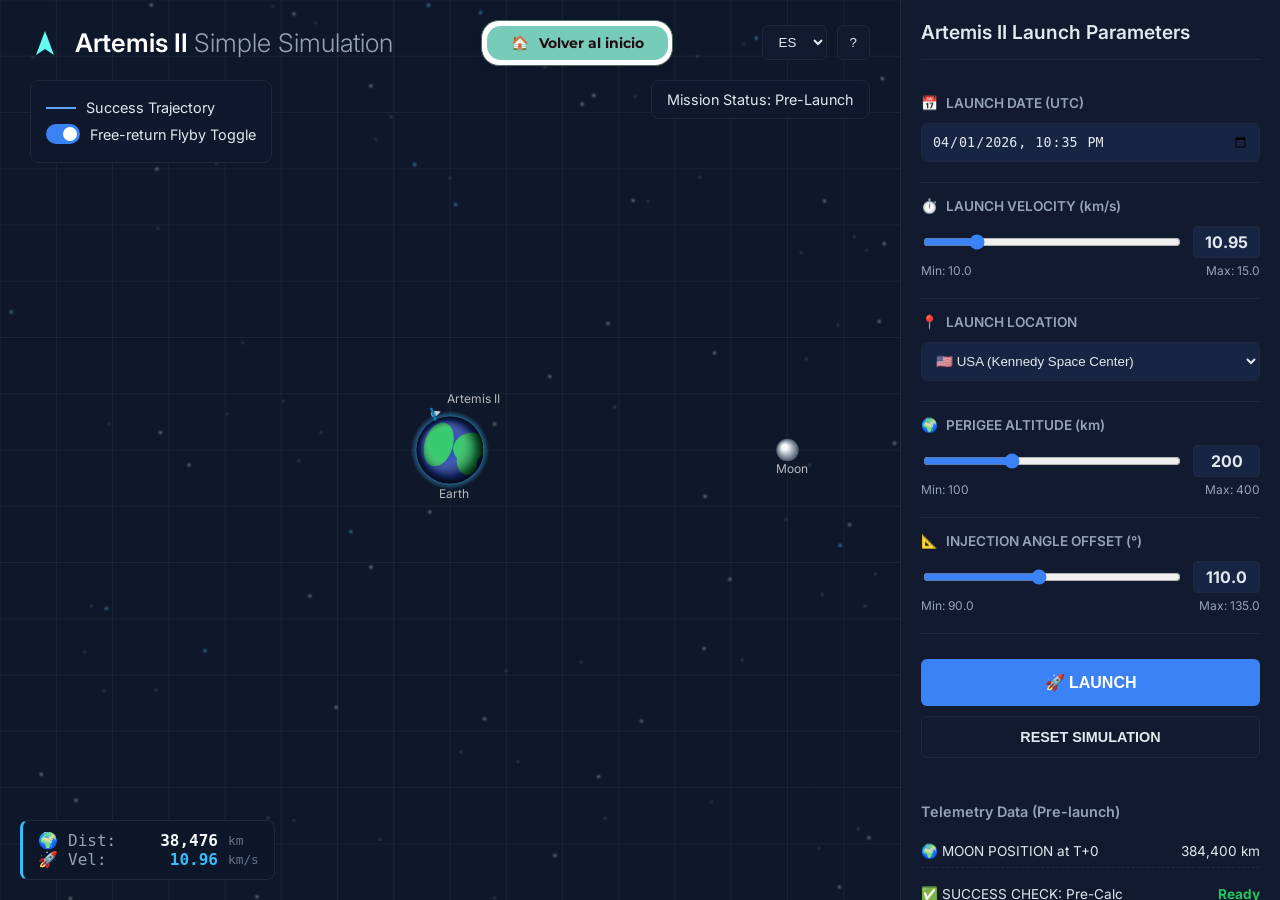
<file: Artemis/index.html>
<!DOCTYPE html>
<html lang="es">
<head>
    <meta charset="UTF-8">
    <meta name="viewport" content="width=device-width, initial-scale=1.0">
    <title>Artemis II Simple Simulation</title>
    <link href="https://fonts.googleapis.com/css2?family=Montserrat:wght@600;700&family=Inter:wght@400;500;600&display=swap" rel="stylesheet">
    <link rel="stylesheet" href="css/styles.css">
    <link rel="stylesheet" href="css/katex.min.css">
</head>
<body>
    <div class="app-container">
        <div class="left-pane">
            <header>
                <div class="brand">
                    <img src="data:image/svg+xml;utf8,<svg viewBox='0 0 100 100' xmlns='http://www.w3.org/2000/svg'><path fill='%2366fcf1' d='M50 10 L80 90 L50 70 L20 90 Z'/></svg>" class="logo" alt="Logo">
                    <h1 id="header-title">Artemis II <span class="light-text">Simple Simulation</span></h1>
                </div>
                <div class="nav-container">
                    <div class="nav-pill">
                        <a href="../index.html" class="btn-nav">
                            <span>🏠</span> Volver al inicio
                        </a>
                    </div>
                </div>
                <div class="top-actions">
                    <select id="lang-select">
                        <option value="ES">ES</option>
                        <option value="EN">EN</option>
                        <option value="PT">PT</option>
                    </select>
                    <button id="btn-help-icon">?</button>
                </div>
            </header>
            <div class="canvas-wrapper">
                <canvas id="simulation-canvas"></canvas>
                <div class="floating-panel legend-panel">
                    <div class="legend-item">
                        <div class="line-indicator"></div> <span id="lbl-success-traj">Success Trajectory</span>
                    </div>
                    <div class="legend-item">
                        <label class="switch">
                            <input type="checkbox" checked>
                            <span class="slider round"></span>
                        </label>
                        <span id="lbl-free-return">Free-return Flyby Toggle</span>
                    </div>
                </div>
                <div class="floating-panel status-panel">
                    <span id="lbl-mission-status">Mission Status: Pre-Launch</span>
                </div>
                <!-- HUD de Telemetría Dinámico -->
                <div class="floating-panel telemetry-hud" style="top: auto; left: 20px; bottom: 20px; right: auto; flex-direction: column; gap: 8px; background: rgba(15, 23, 42, 0.85); border-left: 3px solid #38bdf8;">
                    <div class="hud-item" style="display: flex; align-items: center; gap: 10px; font-family: monospace; font-size: 1rem;">
                        <span class="icon">🌍</span> <span id="lbl-hud-dist" style="color: #94a3b8; width: 60px;">Dist:</span> 
                        <strong id="hud-dist-val" style="color: #f8fafc; text-align: right; width: 80px;">0</strong> <span style="color: #64748b; font-size: 0.8rem;">km</span>
                    </div>
                    <div class="hud-item" style="display: flex; align-items: center; gap: 10px; font-family: monospace; font-size: 1rem;">
                        <span class="icon">🚀</span> <span id="lbl-hud-vel" style="color: #94a3b8; width: 60px;">Vel:</span> 
                        <strong id="hud-vel-val" style="color: #38bdf8; text-align: right; width: 80px;">0.00</strong> <span style="color: #64748b; font-size: 0.8rem;">km/s</span>
                    </div>
                </div>
            </div>
        </div>
        
        <aside class="right-pane">
            <h2 id="lbl-launch-params" class="panel-title">Artemis II Launch Parameters</h2>
            
            <div class="control-section pb">
                <div class="control-header">
                    <span class="icon">📅</span> <span id="lbl-launch-date">LAUNCH DATE (UTC)</span>
                </div>
                <input type="datetime-local" id="datetime-input" class="param-input" value="2026-04-01T22:35">
            </div>

            <div class="control-section pb">
                <div class="control-header">
                    <span class="icon">⏱️</span> <span id="lbl-launch-vel">LAUNCH VELOCITY (km/s)</span>
                </div>
                <div class="range-wrapper">
                    <input type="range" id="vel-slider" min="10.0" max="15.0" step="0.01" value="10.95">
                    <div class="val-display" id="val-vel">10.95</div>
                </div>
                <div class="slider-limits"><span>Min: 10.0</span><span>Max: 15.0</span></div>
            </div>

            <div class="control-section pb">
                <div class="control-header">
                    <span class="icon">📍</span> <span id="lbl-launch-location">LAUNCH LOCATION</span>
                </div>
                <select id="country-select" class="param-input">
                    <option value="60">🇺🇸 USA (Kennedy Space Center)</option>
                    <option value="15">🇬🇫 ESA (Guiana Space Centre)</option>
                    <option value="45">🇷🇺 Russia (Baikonur)</option>
                    <option value="40">🇨🇳 China (Jiuquan)</option>
                    <option value="30">🇯🇵 Japan (Tanegashima)</option>
                </select>
            </div>

            <div class="control-section pb">
                <div class="control-header">
                    <span class="icon">🌍</span> <span id="lbl-perigee">PERIGEE ALTITUDE (km)</span>
                </div>
                <div class="range-wrapper">
                    <input type="range" id="perigee-slider" min="100" max="400" step="1" value="200">
                    <div class="val-display" id="val-perigee">200</div>
                </div>
                <div class="slider-limits"><span>Min: 100</span><span>Max: 400</span></div>
            </div>

            <div class="control-section pb">
                <div class="control-header">
                    <span class="icon">📐</span> <span id="lbl-injection-angle">INJECTION ANGLE OFFSET (deg)</span>
                </div>
                <div class="range-wrapper">
                    <input type="range" id="angle-slider" min="90" max="135" step="0.1" value="110.0">
                    <div class="val-display" id="val-angle">110.0</div>
                </div>
                <div class="slider-limits"><span>Min: 90.0</span><span>Max: 135.0</span></div>
            </div>

            <button id="btn-start" class="btn-primary">🚀 LAUNCH</button>
            <button id="btn-reset" class="btn-secondary">RESET SIMULATION</button>

            <div class="telemetry">
                <h3 id="lbl-telemetry">Telemetry Data (Pre-launch)</h3>
                <div class="telemetry-row">
                    <span>🌍 <span id="lbl-moon-pos">MOON POSITION at T+0</span></span>
                    <span>384,400 km</span>
                </div>
                <div class="telemetry-row">
                    <span>✅ <span id="lbl-success-check">SUCCESS CHECK: Pre-Calc</span></span>
                    <span class="text-success">Ready</span>
                </div>
            </div>
        </aside>
    </div>

    <!-- Help Modal -->
    <div id="help-modal" class="modal-overlay">
        <div class="modal-content help-grid-layout">
            <button id="modal-close" class="modal-close">&times;</button>
            <h2 id="modal-title-text" class="modal-header-main">Ayuda Artemis II / Help / Ajuda</h2>
            
            <div class="help-grid">
                <div class="help-card full-width">
                    <h3 id="help-sec-1">1. Misión y Trayectoria de Retorno Libre</h3>
                    <p id="help-text-1">Cargando texto...</p>
                </div>

                <div class="help-card">
                    <h3 id="help-sec-2">2. Controles de Lanzamiento</h3>
                    <ul class="help-list" id="help-text-2">
                        <li><span class="icon">📅</span> <div id="help-cont-1">Fecha...</div></li>
                        <li><span class="icon">📍</span> <div id="help-cont-2">Lugar...</div></li>
                        <li><span class="icon">⏱️</span> <div id="help-cont-3">Velocidad...</div></li>
                        <li><span class="icon">🌍</span> <div id="help-cont-4">Perigeo...</div></li>
                    </ul>
                </div>

                <div class="help-card-col">
                    <div class="help-card">
                        <h3 id="help-sec-3">3. Dinámica Orbital (CR3BP)</h3>
                        <p id="help-text-3">Cargando...</p>
                        <div id="math-container" class="math-equation"></div>
                    </div>
                </div>

                <div class="help-card-col">
                    <div class="help-card">
                        <h3 id="help-sec-4">4. Modelo Numérico (Integrador RK4)</h3>
                        <div id="help-text-4">
                            <p id="help-rk4-1">Cargando...</p>
                            <div id="math-rk4" class="math-equation" style="padding: 5px; margin: 5px 0; background: transparent;"></div>
                            <p id="help-rk4-2">Cargando...</p>
                        </div>
                    </div>
                </div>
            </div>
        </div>
    </div>

    <script src="js/katex.min.js"></script>
    <script src="js/LanguageStore.js"></script>
    <script src="js/PhysicsEngine.js"></script>
    <script src="js/AppController.js"></script>
</body>
</html>
</file>
<file: Artemis/css/styles.css>
:root {
  --bg-dark: #080c16;
  --bg-panel: #111a2f;
  --bg-section: #182542;
  --text-main: #e2e8f0;
  --text-muted: #94a3b8;
  --accent-blue: #3b82f6;
  --accent-blue-hover: #2563eb;
  --accent-blue-light: #60a5fa;
  --success: #22c55e;
  --border-color: #1e293b;
  --glass-bg: rgba(17, 26, 47, 0.7);
}

body, html {
  margin: 0; padding: 0;
  width: 100%; height: 100%;
  background-color: var(--bg-dark);
  color: var(--text-main);
  font-family: 'Inter', 'Roboto', sans-serif;
  overflow: hidden;
}

.app-container {
  display: flex;
  width: 100%;
  height: 100vh;
}

/* Left Pane (Simulation) */
.left-pane {
  flex: 1;
  display: flex;
  flex-direction: column;
  position: relative;
  background: radial-gradient(circle at center, #0a1122 0%, #05080f 100%);
}

header {
  position: absolute;
  top: 0; left: 0; width: 100%;
  padding: 20px 30px;
  display: flex;
  justify-content: space-between;
  align-items: center;
  z-index: 10;
  box-sizing: border-box;
  pointer-events: none;
}

.brand {
  display: flex;
  align-items: center;
  gap: 15px;
}

.logo { width: 30px; height: 30px; }

header h1 {
  margin: 0;
  font-size: 1.6rem;
  font-weight: 600;
  color: #fff;
}
.light-text { font-weight: 300; color: var(--text-muted); }

.top-actions {
  display: flex;
  gap: 10px;
  pointer-events: auto;
}

.top-actions select, .top-actions button {
  background: var(--bg-panel);
  color: var(--text-main);
  border: 1px solid var(--border-color);
  padding: 8px 12px;
  border-radius: 6px;
  cursor: pointer;
}

.canvas-wrapper {
  flex: 1;
  position: relative;
  width: 100%;
  height: 100%;
}

canvas {
  width: 100%;
  height: 100%;
  display: block;
}

/* Floating Panels over Canvas */
.floating-panel {
  position: absolute;
  background: var(--glass-bg);
  backdrop-filter: blur(8px);
  border: 1px solid var(--border-color);
  border-radius: 8px;
  padding: 10px 15px;
  font-size: 0.9rem;
  color: var(--text-main);
}

.legend-panel { top: 80px; left: 30px; }
.status-panel { top: 80px; right: 30px; }

.legend-item {
  display: flex;
  align-items: center;
  gap: 10px;
  margin: 8px 0;
}

.line-indicator { width: 30px; height: 2px; background: var(--accent-blue-light); }

/* Switch Toggle */
.switch { position: relative; display: inline-block; width: 34px; height: 20px; }
.switch input { opacity: 0; width: 0; height: 0; }
.slider { position: absolute; cursor: pointer; top: 0; left: 0; right: 0; bottom: 0; background-color: #334155; transition: .4s; }
.slider:before { position: absolute; content: ""; height: 14px; width: 14px; left: 3px; bottom: 3px; background-color: white; transition: .4s; }
input:checked + .slider { background-color: var(--accent-blue); }
input:checked + .slider:before { transform: translateX(14px); }
.slider.round { border-radius: 20px; }
.slider.round:before { border-radius: 50%; }

/* Right Pane (Controls) */
.right-pane {
  width: 380px;
  background: var(--bg-panel);
  border-left: 1px solid var(--border-color);
  display: flex;
  flex-direction: column;
  padding: 20px;
  overflow-y: auto;
  box-sizing: border-box;
}

.panel-title {
  font-size: 1.2rem;
  margin: 0 0 20px 0;
  font-weight: 600;
  border-bottom: 1px solid var(--border-color);
  padding-bottom: 15px;
}

.control-section {
  border-bottom: 1px solid var(--border-color);
  padding: 15px 0;
}
.control-section.pb { padding-bottom: 20px; }

.control-header {
  display: flex;
  align-items: center;
  gap: 8px;
  font-size: 0.85rem;
  font-weight: 600;
  color: var(--text-muted);
  margin-bottom: 12px;
}

.param-input {
  width: 100%;
  background: var(--bg-section);
  border: 1px solid var(--border-color);
  padding: 10px;
  color: var(--text-main);
  border-radius: 6px;
  box-sizing: border-box;
}
.sub-input-row { margin-top: 8px; font-size: 0.85rem; color: var(--text-muted); display: flex; align-items: center; gap: 8px; padding: 5px 10px; border: 1px solid var(--border-color); border-radius: 6px; background: rgba(0,0,0,0.2); }

.range-wrapper {
  display: flex; align-items: center; gap: 10px;
}
input[type=range] { flex: 1; accent-color: var(--accent-blue); }
.val-display { background: var(--bg-section); padding: 5px 10px; border-radius: 4px; font-weight: bold; border: 1px solid var(--border-color); min-width: 45px; text-align: center;}

.slider-limits { display: flex; justify-content: space-between; font-size: 0.75rem; color: var(--text-muted); margin-top: 5px; }

.btn-primary { background: var(--accent-blue); color: white; border: none; padding: 14px; border-radius: 6px; font-weight: bold; font-size: 1rem; cursor: pointer; margin-top: 25px; transition: background 0.2s; }
.btn-primary:hover { background: var(--accent-blue-hover); }

.btn-secondary { background: transparent; color: var(--text-main); border: 1px solid var(--border-color); padding: 12px; border-radius: 6px; font-weight: 600; font-size: 0.9rem; cursor: pointer; margin-top: 10px; transition: background 0.2s; }
.btn-secondary:hover { background: var(--bg-section); }

.telemetry { margin-top: 30px; font-size: 0.85rem; }
.telemetry h3 { font-size: 0.9rem; font-weight: 600; margin-bottom: 15px; color: var(--text-muted); }
.telemetry-row { display: flex; justify-content: space-between; margin-bottom: 10px; align-items: center; padding: 8px 0; border-bottom: 1px dashed var(--border-color); }
.telemetry-row:last-child { border: none; }
.text-success { color: var(--success); font-weight: bold; }

/* Modal */
.modal-overlay {
  position: fixed; top: 0; left: 0; width: 100vw; height: 100vh;
  background: rgba(0, 0, 0, 0.7);
  display: none; justify-content: center; align-items: center; z-index: 1000;
}
.modal-content {
  background: var(--bg-panel); border: 1px solid var(--accent-blue);
  border-radius: 12px; width: 500px; padding: 30px;
}
.modal-close { float: right; background: none; border: none; color: var(--text-muted); font-size: 1.5rem; cursor: pointer; }
.math-equation { background: rgba(0,0,0,0.5); padding: 15px; border-radius: 8px; text-align: center; margin: 15px 0; }

/* Enhanced Help Modal Grid */
.help-grid-layout {
  width: 900px;
  max-width: 95vw;
  max-height: 90vh;
  overflow-y: auto;
  display: flex;
  flex-direction: column;
}
.modal-header-main {
  font-size: 1.4rem;
  margin-top: 0;
  margin-bottom: 20px;
  color: var(--text-main);
  border-bottom: 1px solid var(--accent-blue);
  padding-bottom: 10px;
}
.help-grid { display: flex; flex-wrap: wrap; gap: 15px; }
.help-card {
  background: var(--bg-section);
  border: 1px solid var(--border-color);
  border-radius: 8px;
  padding: 15px;
  flex: 1 1 300px; 
}
.help-card.full-width { flex: 1 1 100%; }
.help-card h3 {
  background: #1e3a8a;
  color: white;
  margin: -15px -15px 15px -15px;
  padding: 10px 15px;
  border-radius: 8px 8px 0 0;
  font-size: 1.05rem;
}
.help-card-col {
  display: flex; flex-direction: column; gap: 15px; flex: 1 1 300px;
}
.help-grid p, .help-grid li { font-size: 0.9rem; line-height: 1.5; color: #cbd5e1; }
.help-list { list-style-type: none; padding: 0; margin: 0; }
.help-list li { display: flex; align-items: flex-start; gap: 10px; margin-bottom: 12px; }
.help-list .icon { font-size: 1.2rem; min-width: 25px; color: var(--accent-blue-light); }

/* Navbar / Navigation */
.nav-container {
    flex: 1;
    display: flex;
    justify-content: center;
    align-items: center;
    pointer-events: auto;
}

.nav-pill {
    background: white;
    padding: 0.3rem;
    border-radius: 18px;
    box-shadow: 0 2px 10px rgba(0, 0, 0, 0.05);
    border: 1px solid #506C64;
}

.btn-nav {
    background: #77CBB9;
    color: #220C10;
    border: none;
    padding: 0.5rem 1.5rem;
    border-radius: 14px;
    font-weight: 700;
    font-family: 'Montserrat', sans-serif;
    cursor: pointer;
    transition: all 0.3s cubic-bezier(0.4, 0, 0.2, 1);
    display: flex;
    align-items: center;
    gap: 0.6rem;
    text-decoration: none;
    font-size: 0.9rem;
}

.btn-nav:hover {
    background: #75B8C8;
    transform: translateY(-2px);
    box-shadow: 0 4px 12px rgba(117, 184, 200, 0.3);
}
</file>
